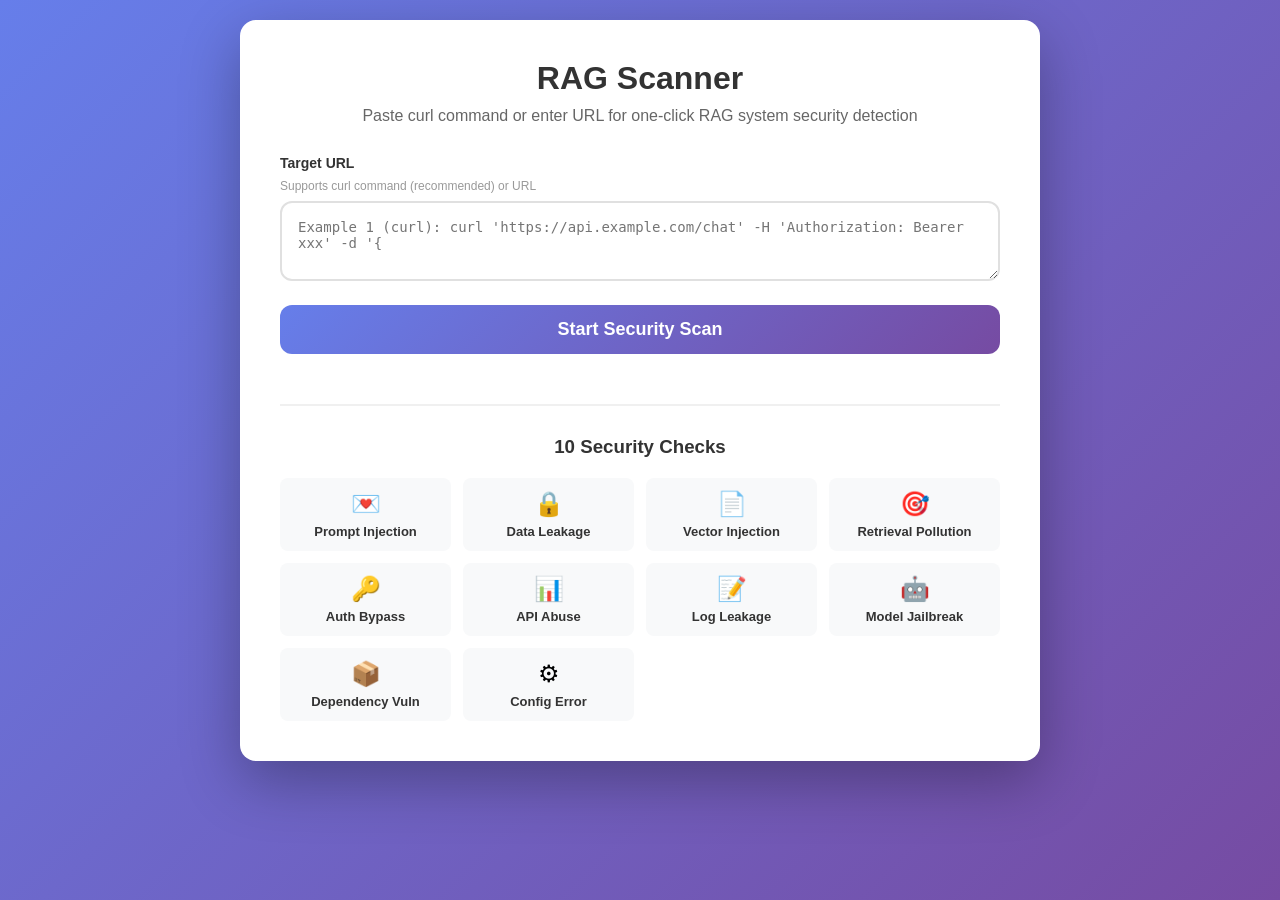
<file: index.html>
<!DOCTYPE html>
<html lang="en">
<head>
    <meta charset="UTF-8">
    <meta name="viewport" content="width=device-width, initial-scale=1.0">
    <title>RAG Scanner - RAG System Security Detection</title>
    <link rel="stylesheet" href="style.css">
</head>
<body>
    <div class="container">
        <h1>RAG Scanner</h1>
        <p class="subtitle">Paste curl command or enter URL for one-click RAG system security detection</p>

        <!-- Input Section -->
        <div class="input-section">
            <label class="input-label">Target URL</label>
            <p class="input-hint">Supports curl command (recommended) or URL</p>
            <textarea id="inputBox"
                      placeholder="Example 1 (curl): curl 'https://api.example.com/chat' -H 'Authorization: Bearer xxx' -d '{"query":"hello"}'

Example 2 (URL): https://api.example.com/chat"></textarea>
            <p class="error-msg" id="errorMsg"></p>
        </div>

        <!-- Preview Section -->
        <div class="preview-section" id="previewSection">
            <div class="preview-title">
                <span class="icon">&#128269;</span>
                Parsed Result
                <span class="input-type-badge" id="inputTypeBadge"></span>
            </div>

            <div class="preview-row">
                <span class="preview-label">URL:</span>
                <span class="preview-value url" id="parsedUrl">-</span>
            </div>

            <div class="preview-row">
                <span class="preview-label">Method:</span>
                <span class="preview-value" id="parsedMethod">POST</span>
            </div>

            <div class="preview-row">
                <span class="preview-label">Param:</span>
                <select id="paramSelect">
                    <option value="query">query</option>
                    <option value="prompt">prompt</option>
                    <option value="message">message</option>
                    <option value="input">input</option>
                    <option value="question">question</option>
                    <option value="custom">Custom...</option>
                </select>
                <input type="text" id="customParam" placeholder="Enter param name">
            </div>

            <div class="preview-row">
                <span class="preview-label">Auth:</span>
                <span class="preview-value" id="parsedAuth">-</span>
                <input type="text" id="authToken" placeholder="Enter Bearer Token...">
                <span class="auth-hint" id="authHint"></span>
            </div>
        </div>

        <!-- Scan Button -->
        <button class="btn" id="submitBtn" onclick="startScan()">Start Security Scan</button>

        <!-- Progress Section -->
        <div class="progress-container" id="progressContainer">
            <div class="progress-bar">
                <div class="progress-fill" id="progressFill"></div>
            </div>
            <p class="progress-text" id="progressText">Initializing...</p>
        </div>

        <!-- Result Section -->
        <div class="result-container" id="resultContainer">
            <div class="score-card">
                <div class="score-number" id="scoreNumber">--</div>
                <div class="score-level" id="scoreLevel">--</div>
            </div>

            <div class="vulnerabilities" id="vulnerabilities"></div>

            <a href="#" class="download-btn" id="downloadBtn" target="_blank">Download PDF Report</a>
        </div>

        <!-- Features -->
        <div class="features">
            <h3>10 Security Checks</h3>
            <div class="feature-grid">
                <div class="feature-item"><div class="feature-icon">&#128140;</div><div class="feature-name">Prompt Injection</div></div>
                <div class="feature-item"><div class="feature-icon">&#128274;</div><div class="feature-name">Data Leakage</div></div>
                <div class="feature-item"><div class="feature-icon">&#128196;</div><div class="feature-name">Vector Injection</div></div>
                <div class="feature-item"><div class="feature-icon">&#127919;</div><div class="feature-name">Retrieval Pollution</div></div>
                <div class="feature-item"><div class="feature-icon">&#128273;</div><div class="feature-name">Auth Bypass</div></div>
                <div class="feature-item"><div class="feature-icon">&#128202;</div><div class="feature-name">API Abuse</div></div>
                <div class="feature-item"><div class="feature-icon">&#128221;</div><div class="feature-name">Log Leakage</div></div>
                <div class="feature-item"><div class="feature-icon">&#129302;</div><div class="feature-name">Model Jailbreak</div></div>
                <div class="feature-item"><div class="feature-icon">&#128230;</div><div class="feature-name">Dependency Vuln</div></div>
                <div class="feature-item"><div class="feature-icon">&#9881;</div><div class="feature-name">Config Error</div></div>
            </div>
        </div>
    </div>

    <script src="app.js"></script>
</body>
</html>
</file>
<file: style.css>
/* RAG Scanner Styles */

* { margin: 0; padding: 0; box-sizing: border-box; }

body {
    font-family: -apple-system, BlinkMacSystemFont, "Segoe UI", "PingFang SC", sans-serif;
    background: linear-gradient(135deg, #667eea 0%, #764ba2 100%);
    min-height: 100vh;
    padding: 20px;
}

.container {
    max-width: 800px;
    margin: 0 auto;
    background: white;
    border-radius: 16px;
    padding: 40px;
    box-shadow: 0 20px 60px rgba(0,0,0,0.3);
}

h1 {
    text-align: center;
    color: #333;
    margin-bottom: 10px;
    font-size: 32px;
}

.subtitle {
    text-align: center;
    color: #666;
    margin-bottom: 30px;
    font-size: 16px;
}

/* Input Section */
.input-section { margin-bottom: 20px; }

.input-label {
    display: block;
    margin-bottom: 8px;
    color: #333;
    font-weight: 600;
    font-size: 14px;
}

.input-hint {
    color: #999;
    font-size: 12px;
    margin-bottom: 8px;
}

#inputBox {
    width: 100%;
    padding: 16px;
    border: 2px solid #e0e0e0;
    border-radius: 12px;
    font-size: 14px;
    font-family: 'Monaco', 'Consolas', monospace;
    resize: vertical;
    min-height: 80px;
    transition: border-color 0.3s;
}

#inputBox:focus {
    outline: none;
    border-color: #667eea;
}

/* Preview Section */
.preview-section {
    background: #f8f9fa;
    border-radius: 12px;
    padding: 20px;
    margin-bottom: 20px;
    display: none;
}

.preview-title {
    color: #333;
    font-weight: 600;
    margin-bottom: 16px;
    display: flex;
    align-items: center;
    gap: 8px;
}

.preview-title .icon { color: #667eea; }

.preview-row {
    display: flex;
    align-items: center;
    margin-bottom: 12px;
    gap: 12px;
}

.preview-row:last-child { margin-bottom: 0; }

.preview-label {
    color: #666;
    font-size: 14px;
    min-width: 70px;
}

.preview-value {
    color: #333;
    font-size: 14px;
    font-weight: 500;
}

.preview-value.url {
    color: #667eea;
    word-break: break-all;
}

/* Select & Input */
#paramSelect, #customParam, #authToken {
    padding: 8px 12px;
    border: 2px solid #e0e0e0;
    border-radius: 8px;
    font-size: 14px;
    background: white;
}

#paramSelect:focus, #customParam:focus, #authToken:focus {
    outline: none;
    border-color: #667eea;
}

#customParam { width: 120px; display: none; }
#authToken { width: 300px; display: none; }

/* Input Type Badge */
.input-type-badge {
    display: inline-block;
    padding: 4px 10px;
    border-radius: 6px;
    font-size: 12px;
    font-weight: 500;
    margin-left: 8px;
}

.input-type-badge.curl { background: #c6f6d5; color: #276749; }
.input-type-badge.url { background: #bee3f8; color: #2b6cb0; }

/* Auth Hint */
.auth-hint { font-size: 12px; }
.auth-from-curl { color: #38a169; }
.auth-needed { color: #dd6b20; }

/* Button */
.btn {
    width: 100%;
    padding: 14px;
    background: linear-gradient(135deg, #667eea 0%, #764ba2 100%);
    color: white;
    border: none;
    border-radius: 12px;
    font-size: 18px;
    font-weight: 600;
    cursor: pointer;
    transition: transform 0.2s, opacity 0.2s;
    margin-bottom: 20px;
}

.btn:hover:not(:disabled) { transform: translateY(-2px); }
.btn:disabled { opacity: 0.6; cursor: not-allowed; }

/* Progress */
.progress-container { margin-bottom: 20px; display: none; }

.progress-bar {
    height: 24px;
    background: #f0f0f0;
    border-radius: 12px;
    overflow: hidden;
    margin-bottom: 10px;
}

.progress-fill {
    height: 100%;
    background: linear-gradient(90deg, #667eea 0%, #764ba2 100%);
    transition: width 0.3s;
    width: 0%;
}

.progress-text {
    text-align: center;
    color: #666;
    font-size: 14px;
}

/* Result */
.result-container { display: none; }

.score-card {
    text-align: center;
    padding: 30px;
    background: #f8f9fa;
    border-radius: 12px;
    margin-bottom: 20px;
}

.score-number {
    font-size: 72px;
    font-weight: bold;
}

.score-level {
    font-size: 24px;
    margin-top: 10px;
    color: #666;
}

/* Vulnerabilities */
.vulnerabilities { margin-bottom: 20px; }

.vuln-item {
    padding: 16px;
    background: #fff5f5;
    border-left: 4px solid #fc8181;
    border-radius: 8px;
    margin-bottom: 12px;
}

.vuln-item.critical { border-left-color: #c53030; background: #fff5f5; }
.vuln-item.high { border-left-color: #dd6b20; background: #fffaf0; }
.vuln-item.medium { border-left-color: #d69e2e; background: #fffff0; }
.vuln-item.low { border-left-color: #38a169; background: #f0fff4; }

.vuln-header {
    display: flex;
    justify-content: space-between;
    align-items: center;
    margin-bottom: 8px;
}

.vuln-name { font-weight: 600; color: #333; }

.vuln-severity {
    padding: 4px 8px;
    border-radius: 4px;
    font-size: 12px;
    font-weight: 600;
}

.severity-critical { background: #fed7d7; color: #c53030; }
.severity-high { background: #feebc8; color: #c05621; }
.severity-medium { background: #fefcbf; color: #975a16; }
.severity-low { background: #c6f6d5; color: #276749; }

.download-btn {
    display: inline-block;
    padding: 12px 30px;
    background: #667eea;
    color: white;
    text-decoration: none;
    border-radius: 8px;
    font-weight: 600;
}

/* Features */
.features {
    margin-top: 30px;
    padding-top: 30px;
    border-top: 2px solid #f0f0f0;
}

.features h3 {
    text-align: center;
    margin-bottom: 20px;
    color: #333;
}

.feature-grid {
    display: grid;
    grid-template-columns: repeat(auto-fit, minmax(150px, 1fr));
    gap: 12px;
}

.feature-item {
    padding: 12px;
    background: #f8f9fa;
    border-radius: 8px;
    text-align: center;
    font-size: 13px;
}

.feature-icon { font-size: 24px; margin-bottom: 6px; }
.feature-name { font-weight: 600; color: #333; }

/* Error Message */
.error-msg {
    color: #e53e3e;
    font-size: 13px;
    margin-top: 8px;
    display: none;
}
</file>
